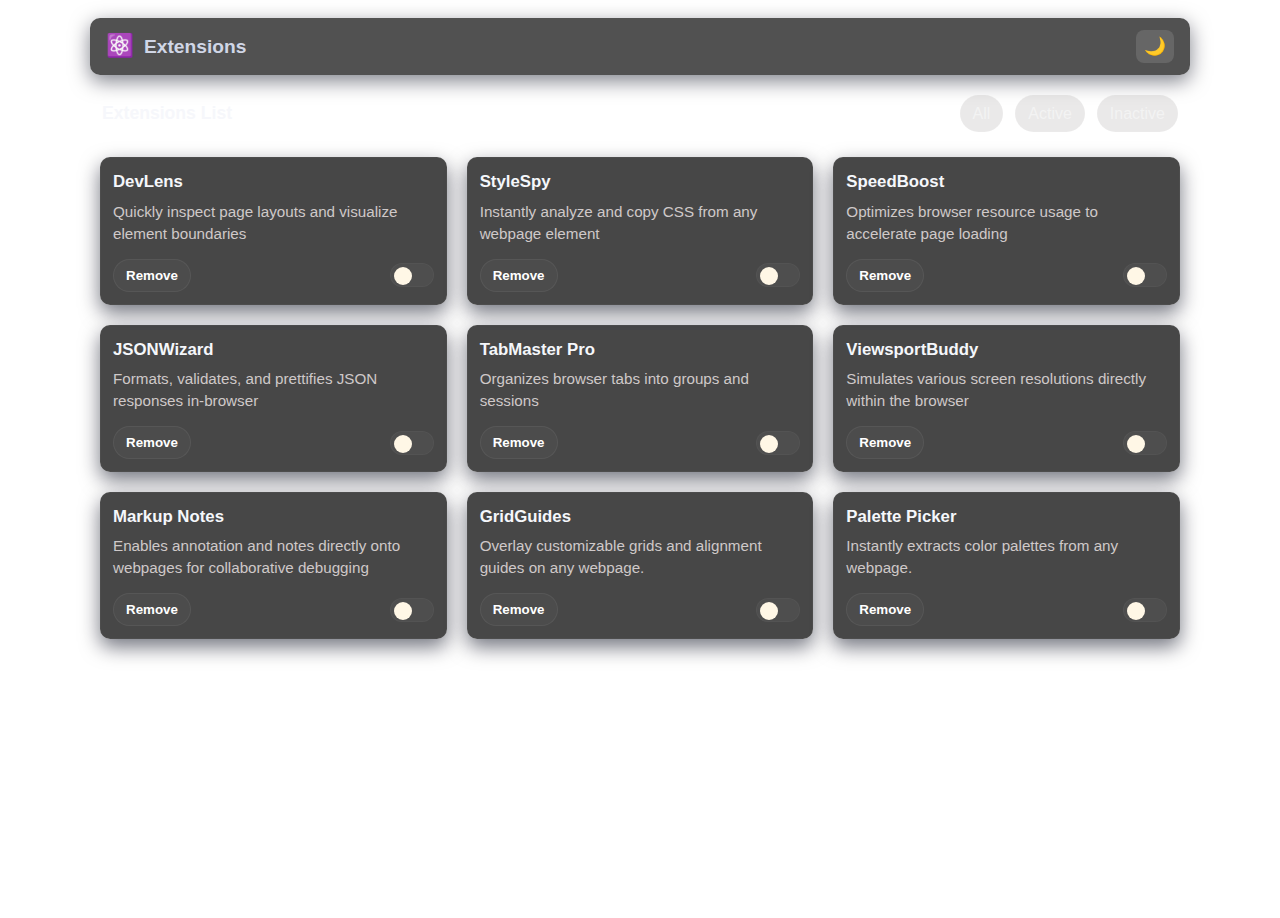
<file: browser-extension-ui/index.html>
<!DOCTYPE html>
    <html lang="en">
    <head>
        <meta charset="UTF-8">
        <meta name="viewport" content="width=device-width, initial-scale=1.0">
        <title>Extensions Manager</title>
        <link rel="stylesheet" href="./style.css">
    </head>
    <body>
        <section class="header">
            <div class="title">
                <p>⚛️</p>
                <h2>Extensions</h2>
            </div>
            <button class="dark-mode-toggle">🌙</button>
        </section>

        <section class="extension-list">
            <span>Extensions List</span>
            <div class="select-options">
                <div>All</div>
                <div>Active</div>
                <div>Inactive</div>
            </div>
        </section>

        <section class="extension-container">
            <div class="extension" id="e1">
                <div class="description">
                    <h4>DevLens</h4>
                    <p>Quickly inspect page layouts and visualize element boundaries</p>
                </div>

                <div class="controls">
                    <button class="removeBtn">Remove</button>
                    <div class="toggle">
                        <div class="toggle-slider"></div>
                    </div>
                </div>
            </div>

            <div class="extension" id="e2">
                <div class="description">
                    <h4>StyleSpy</h4>
                    <p>Instantly analyze and copy CSS from any webpage element</p>
                </div>

                <div class="controls">
                    <button>Remove</button>
                    <div class="toggle">
                        <div class="toggle-slider"></div>
                    </div>
                </div>
            </div>

            <div class="extension" id="e3">
                <div class="description">
                    <h4>SpeedBoost</h4>
                    <p>Optimizes browser resource usage to accelerate page loading</p>
                </div>

                <div class="controls">
                    <button>Remove</button>
                    <div class="toggle">
                        <div class="toggle-slider"></div>
                    </div>
                </div>
            </div>

            <div class="extension" id="e4">
                <div class="description">
                    <h4>JSONWizard</h4>
                    <p>Formats, validates, and prettifies JSON responses in-browser</p>
                </div>

                <div class="controls">
                    <button>Remove</button>
                    <div class="toggle">
                        <div class="toggle-slider"></div>
                    </div>
                </div>
            </div>

            <div class="extension" id="e5">
                <div class="description">
                    <h4>TabMaster Pro</h4>
                    <p>Organizes browser tabs into groups and sessions</p>
                </div>

                <div class="controls">
                    <button>Remove</button>
                    <div class="toggle">
                        <div class="toggle-slider"></div>
                    </div>
                </div>
            </div>

            <div class="extension" id="e6">
                <div class="description">
                    <h4>ViewsportBuddy</h4>
                    <p>Simulates various screen resolutions directly within the browser</p>
                </div>

                <div class="controls">
                    <button>Remove</button>
                    <div class="toggle">
                        <div class="toggle-slider"></div>
                    </div>
                </div>
            </div>

            <div class="extension" id="e7">
                <div class="description">
                    <h4>Markup Notes</h4>
                    <p>Enables annotation and notes directly onto webpages for collaborative debugging</p>
                </div>

                <div class="controls">
                    <button>Remove</button>
                    <div class="toggle">
                        <div class="toggle-slider"></div>
                    </div>
                </div>
            </div>

            <div class="extension" id="e8">
                <div class="description">
                    <h4>GridGuides</h4>
                    <p>Overlay customizable grids and alignment guides on any webpage.</p>
                </div>

                <div class="controls">
                    <button>Remove</button>
                    <div class="toggle">
                        <div class="toggle-slider"></div>
                    </div>
                </div>
            </div>

            <div class="extension" id="e9">
                <div class="description">
                    <h4>Palette Picker</h4>
                    <p>Instantly extracts color palettes from any webpage.</p>
                </div>

                <div class="controls">
                    <button>Remove</button>
                    <div class="toggle">
                        <div class="toggle-slider"></div>
                    </div>
                </div>
            </div>
        </section>

        <script src="./index.js"></script>
    </body>
</html>
</file>
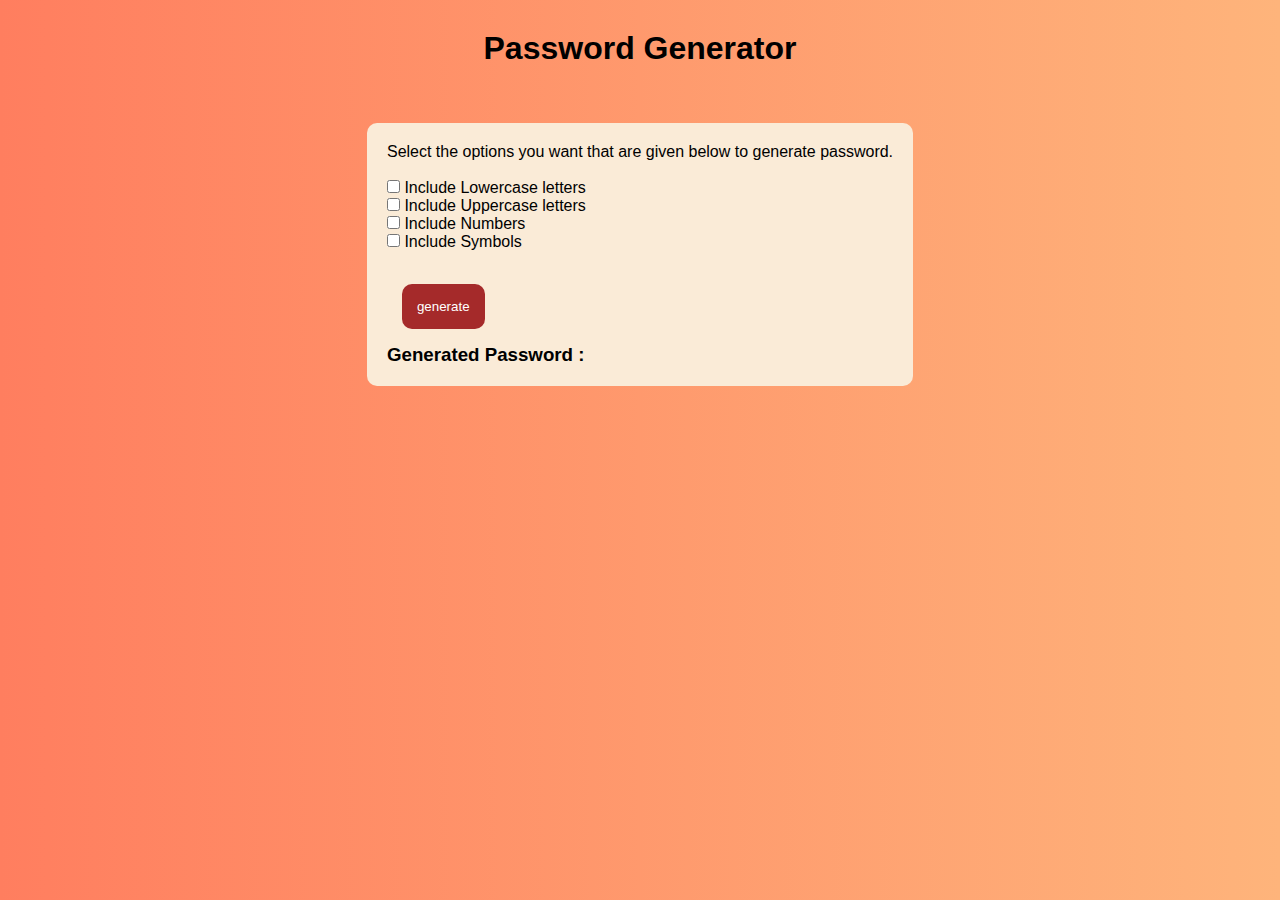
<file: password-generator/index.html>
<!DOCTYPE html>
<html lang="en">
    <head>
        <meta charset="UTF-8">
        <meta name="viewport" content="width=device-width, initial-scale=1.0">
        <title>Password Generator</title>
        <link rel="stylesheet" href="style.css">
    </head>
    <body>
        <h1>Password Generator</h1>
        <br><br>
        <div class="container">
            <p>Select the options you want that are given below to generate password.</p>
            <br>
            <input type="checkbox" id="lowercaseCheckbox">
            <label for="lowercaseCheckbox">Include Lowercase letters</label>
            <br>
            <input type="checkbox" id="uppercaseCheckbox">
            <label for="uppercaseCheckbox">Include Uppercase letters</label>
            <br>
            <input type="checkbox" id="numbersCheckbox">
            <label for="numbersCheckbox">Include Numbers</label>
            <br>
            <input type="checkbox" id="symbolsCheckbox">
            <label for="symbolsCheckbox">Include Symbols</label>
            <br><br>
            
            <button id="getPassword" onclick="generatePassword(6)">generate</button>

            <h3>Generated Password : </h3>
            <div id="output"></div>
        </div>
        <script src="index.js"></script>
    </body>
</html>
</file>
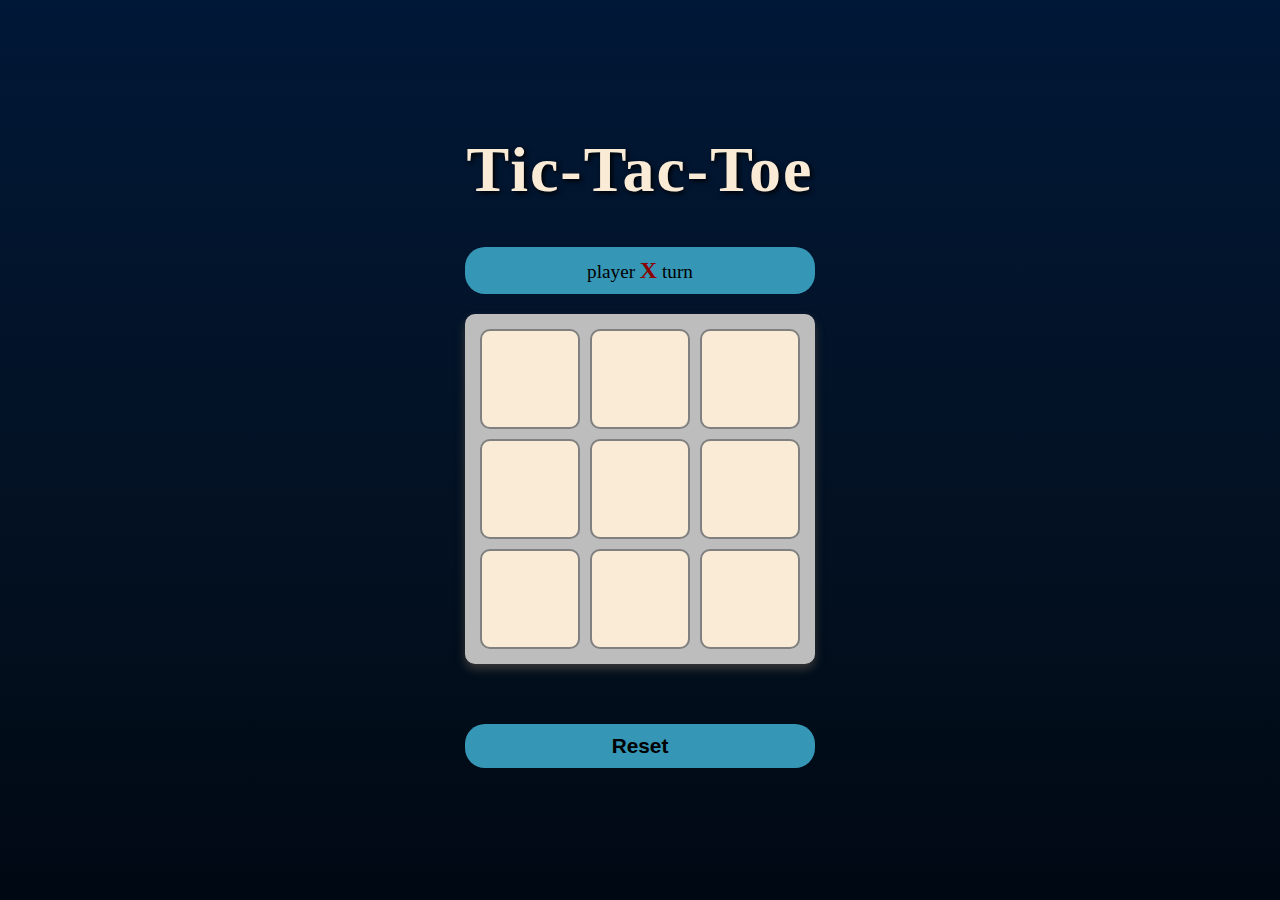
<file: tic-tac-toe/index.html>
<!DOCTYPE html>
    <html lang="en">
    <head>
        <meta charset="UTF-8">
        <meta name="viewport" content="width=device-width, initial-scale=1.0">
        <title>Tic-Tac-Toe</title>
        <link rel="stylesheet" href="style.css">
    </head>
    <body>
        <main class="container">
            <section class="title">
                <h1>Tic-Tac-Toe</h1>
            </section>
            <section class="message">
                player <span class="player-display">X</span> turn
            </section>

            <section class="matrix">
                <div class="box" id="b0"></div>
                <div class="box" id="b1"></div>
                <div class="box" id="b2"></div>
                <div class="box" id="b3"></div>
                <div class="box" id="b4"></div>
                <div class="box" id="b5"></div>
                <div class="box" id="b6"></div>
                <div class="box" id="b7"></div>
                <div class="box" id="b8"></div>
            </section>
            <section class="result"></section>
            <section class="reset-btn" onClick="resetGame()">
                Reset
            </section>
        </main>
        <script src="index.js"></script>
    </body>
</html>
</file>
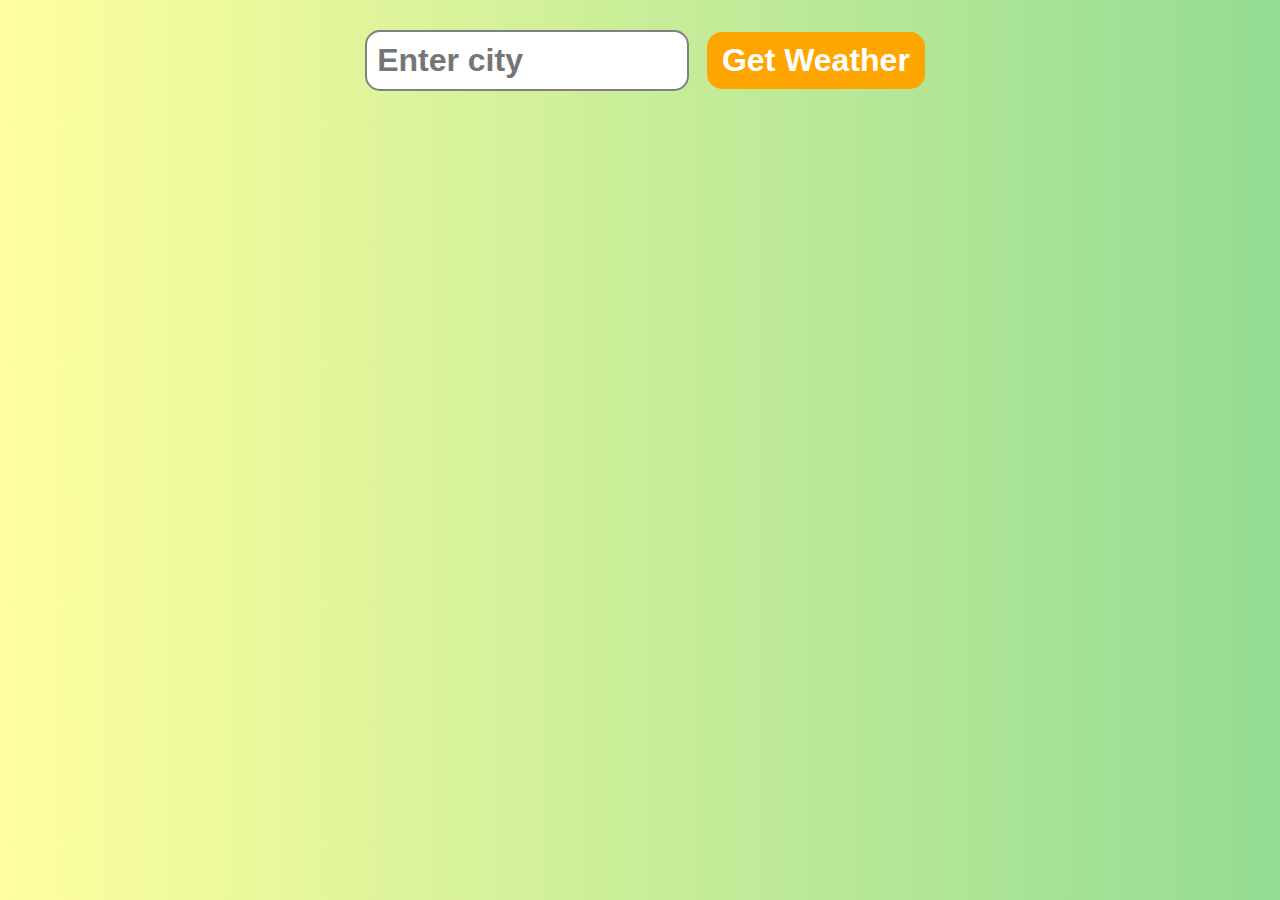
<file: weather-app/index.html>
<!DOCTYPE html>
    <html lang="en">
    <head>
        <meta charset="UTF-8">
        <meta name="viewport" content="width=device-width, initial-scale=1.0">
        <title>Weather Forecast</title>
        <link rel="stylesheet" href="style.css">
    </head>
    <body>
        <form class="weatherForm">
            <input type="text" class="cityInput" placeholder="Enter city">
            <button type="submit">Get Weather</button>
        </form>    

        <div class="card" style="display:none">
            <!-- <h1 class="cityDisplay">Gurugram</h1>
            <p class="tempDisplay">31°C</p>
            <p class="humidityDisplay">Humidity: 64%</p>
            <p class="descDisplay">description: cloudy</p>
            <p class="weatherEmoji">☀️</p> -->
        </div>
        <script src="index.js"></script>
    </body>
</html>
</file>
<file: browser-extension-ui/style.css>
*{
  margin:0;
  padding:0;
  box-sizing:border-box;
}

body{
<<<<<<< HEAD
  font-family: -apple-system, BlinkMacSystemFont, "Segoe UI", Roboto, "Helvetica Neue", Arial, sans-serif;
  line-height:1.45;
  min-height:100vh;
=======
  font-family: "Segoe UI", Roboto, "Helvetica Neue", Arial, sans-serif;
  line-height: 1.45;
  min-height: 100vh;
>>>>>>> d20ef7b65bf720ac0f8bb97f50fff0612548249a
  background-image: linear-gradient(to top, #04357d, #092963, #091d4b, #081234, #02001f);
  background-repeat: no-repeat;
  background-size: cover;
  background-attachment: fixed;
  color: #f6f7fb;
}

/* header */
.header{
  background-color: rgba(51,51,51,0.85);
  display: flex;
  justify-content: space-between;
  align-items: center;
  padding: 12px 16px;
  margin: 18px auto;
  max-width: 1100px;
  border-radius: 10px;
  box-shadow: 0 6px 20px rgba(2,6,23,0.5);
}

.dark-mode-toggle{
    font-size: 1.1rem;
    background: #666;
    border: none;
    padding: 6px 8px;
    border-radius: 8px;
    cursor: pointer;
    transition: transform .14s ease, opacity .14s ease;
}
.dark-mode-toggle:hover{ 
    transform: translateY(-5px); 
}

.title{
    display: flex;
    align-items: center;
    justify-content: center;
    gap: 10px;
}

.title p{ 
    font-size: 1.4rem; 
}

.title h2{ 
    font-family: verdana, sans-serif; 
    font-size: 1.2rem; 
    color: #d0d6e6; 
}

/* main section */
.extension-list{
    display: flex;
    justify-content: space-between;
    align-items: center;
    font-size: 1.1rem;
    margin: 20px auto 0;
    max-width: 1100px;
    padding: 0 12px;
    font-family: verdana, sans-serif;
    font-weight: 700;
}

.select-options{ 
    display: flex; 
    gap: 12px; 
    font-weight: normal; 
    font-size: 1rem; 
}

.select-options div{
    background-color: rgba(124,120,120,0.16);
    color: #f3f3f3;
    padding: 6px 12px;
    border-radius: 999px;
    cursor: pointer;
    transition: transform .14s ease, background .14s ease;
    border: 1px solid rgba(255,255,255,0.03);
}

.select-options div:hover{ 
    background-color: rgba(215,70,70,0.95); 
    transform:translateY(-5px); 
}

/* extensions section*/
.extension-container{
    display: grid;
    grid-template-rows: 1fr 1fr 1fr;
    grid-template-columns: 1fr 1fr 1fr;
    gap: 20px;
    margin: 20px auto 50px;
    max-width: 1100px;
    padding: 5px 10px;
}

.extension{
    background: rgba(51,51,51,0.9);
    padding: 12px;
    border-radius: 10px;
    display: flex;
    flex-direction: column;
    justify-content: space-between;
    min-height: 110px;
    border: 1px solid rgba(255,255,255,0.03);
    box-shadow: 0 8px 20px rgba(2,6,23,0.55);
    transition: transform .16s ease, box-shadow .16s ease;
}
.extension:hover{ 
    transform: translateY(-5px); 
    box-shadow: 0 18px 40px rgba(2,6,23,0.65); 
}

.controls{ 
    display: flex; 
    justify-content: space-between; 
    align-items: center; 
    margin-top: 14px; 
}

.controls button{
    font-weight: 600;
    background-color: rgba(255,255,255,0.03);
    color: #fff;
    border: 1px solid rgba(255,255,255,0.06);
    padding: 8px 12px;
    border-radius: 50px;
    cursor: pointer;
    transition: background .12s ease, transform .12s ease;
}

.controls button:hover{ 
    background-color: #ffffff; 
    color: #222; 
    transform: translateY(-2px); 
}

.toggle{
    position: relative;
    background-color: rgba(112,112,112,0.18);
    width: 44px;
    height: 24px;
    border-radius: 50px;
    padding: 5px;
    position: relative;
    display: inline-flex;
    align-items: center;
    justify-content: flex-start;
    cursor: pointer;
    border: 1px solid rgba(255,255,255,0.03);
}

.toggle-slider{
    background-color: #fff7e6;
    position: absolute;
    left: 3px; 
    top: 3px;
    width: 18px;
    height: 18px;
    border-radius: 50%;
<<<<<<< HEAD
    transition: left .18s cubic-bezier(.2,.9,.2,1), transform .18s ease;
=======
    transition: left 0.18s cubic-bezier(0.2,0.9,0.2,1), transform .18s ease;
>>>>>>> d20ef7b65bf720ac0f8bb97f50fff0612548249a
    box-shadow: 0 4px 10px rgba(2,6,23,0.45);
}

.toggle.on .toggle-slider{
  left: 23px;
  background-color: greenyellow;
}

.description h4{ 
    font-family: verdana, sans-serif; 
    margin-bottom:6px; font-weight:700; 
    font-size: 1.05rem; 
    color: #f5f7fb; 
}
.description p{ 
    font-family: verdana, sans-serif; 
    font-size: 0.95rem; 
    font-weight: 400; 
    color: #cfc9c9; 
}

@media (max-width:640px){
    .header{ 
<<<<<<< HEAD
      margin:12px; 
      padding:12px; 
    }
    .extension-list{ 
      margin:12px; 
      font-size:1rem; 
    }
    .extension-container{ 
      margin:16px; 
      gap:14px; 
    }
    .extension{ 
      padding:12px; 
      min-height:90px; 
=======
       margin: 12px; 
       padding: 12px; 
    }
    .extension-list{ 
       margin: 12px; 
       font-size: 1rem; 
    }
    .extension-container{ 
       margin: 16px; 
       gap: 14px; 
    }
    .extension{ 
       padding: 12px; 
       min-height: 90px; 
>>>>>>> d20ef7b65bf720ac0f8bb97f50fff0612548249a
    }
}


/* dark mode */
body.dark-mode {
  background-image: linear-gradient(to top, #a9bde6, #84b7ff);
  color: #17202a;
}

body.dark-mode .header {
  background-color: rgba(255,255,255,0.96);
  color: #131c27;
  box-shadow: 0 6px 18px rgba(15,21,32,0.06);
}

body.dark-mode .extension {
  background: #ffffff;
  color: #0f1720;
  border: 2px solid rgba(15,21,32,0.06);
  box-shadow: 0 6px 18px rgba(15,21,32,0.06);
}

body.dark-mode .select-options div {
  background-color: rgba(11, 34, 65, 0.04);
  color: #0f1720;
  border: 1px solid rgba(15,21,32,0.04);
}

body.dark-mode .select-options div:hover {
  background-color: rgba(0,100,255,0.08);
}

body.dark-mode .controls button {
  background-color: rgba(15,21,32,0.04);
  color: #071021;
  border: 1px solid rgba(15,21,32,0.06);
}
body.dark-mode .controls button:hover {
  background-color: #0b1220;
  color: #fff;
  opacity: 0.95;
}
</file>
<file: password-generator/style.css>
* {
    margin: 0px;
    padding: 0px;
    box-sizing: border-box;
}

body {
    background-image: linear-gradient(to right, #ff7e5f, #feb47b);
    font-family: Verdana, Geneva, Tahoma, sans-serif;
    font-size: 16px;
    margin: 15px;
    padding: 15px;
    display: flex;
    flex-direction: column;
    justify-content: center;
    align-items: center;
}

.container {
    background-color:antiquewhite;
    margin: 20px;
    padding: 20px;
    border-radius: 10px;
}

#getPassword {
    margin: 15px;
    padding: 15px;
    border-radius: 10px;
    border: none;
    background-color: brown;
    color: white;
    cursor: pointer;
}

#getPassword:hover {
    background-color:chocolate;
    transition: background-color 0.25s ease;
}
</file>
<file: tic-tac-toe/style.css>
* {
    margin: 0;
    padding: 0;
    box-sizing: border-box;
}

body{
    background-image: linear-gradient(to top, #000813, #020e1c, #031225, #02152e, #001837);
    background-repeat: no-repeat;
    background-size: cover;
    background-attachment: fixed;

    display: flex;
    justify-content: center;
    align-items: center;
    height: 100vh;

    font-family:Cambria, Cochin, Georgia, Times, 'Times New Roman', serif;
}

.container{
    display: flex;
    flex-direction: column;
    text-align: center;
    gap: 20px;
}

.title{
    font-size: 2rem;
    font-weight: bold;
    color: antiquewhite;
    letter-spacing: 2px;
    text-shadow: 2px 2px 5px black;
    margin-bottom: 20px;
}

.message{
    font-size: 1.2rem;
    padding: 10px 15px;
    border-radius: 20px;
    background-color: #3596b5;
    display: inline-block;
}

.player-display{
    font-weight: bold;
    font-size: 1.5rem;
    color: darkred;
}

.matrix{
    max-width: fit-content;
    max-height: fit-content;
    display: grid;
    grid-template-columns: 1fr 1fr 1fr;
    grid-template-rows: 1fr 1fr 1fr;
    gap: 10px;
    margin: 0 auto;
    padding: 15px;
    background: hsl(0, 0%, 74%);
    border-radius: 10px;
    box-shadow: 0 5px 10px rgb(56, 56, 56);
}

.box{
    width: 100px;
    height: 100px;
    background-color: antiquewhite;
    border-radius: 10px;
    border: 2px solid grey;
    display: flex;
    justify-content: center;
    align-items: center;
    font-size: 2rem;
    font-weight: bold;
    cursor: pointer;
    transition: transform 0.2s, background-color 0.2s;
}

.box:hover{
    background: rgb(250, 213, 164);
    transform: scale(1.05);
}

.result{
    font-size: 2rem;
    font-weight: bold;
    color: antiquewhite;
    text-align: center;
}

.reset-btn {
    font-family: 'Roboto', sans-serif;
    margin-top: 20px;
    padding: 10px 20px;
    color: black;
    font-weight: bold;
    border-radius: 20px;
    font-size: 1.3rem;
    background: linear-gradient(to right, #3596b5, #3596b5);
    cursor: pointer;
    transition: background-position 1s ease-in-out; 
}

.reset-btn:hover {
    background: linear-gradient(to right, #001330, #003556, #005977, #00808e, #00a79c);
    background-size: 200% 200%;
    background-position: right center;
    color: white;
}
</file>
<file: weather-app/style.css>
body {
    font-family: monospace;
    background: linear-gradient(to right, hsl(60, 100%, 81%), hsl(120, 51%, 72%));
    margin: 0;
    display: flex;
    flex-direction: column;
    align-items: center;
}

.weatherForm{
    margin: 20px;
}

.cityInput{
    padding: 10px;
    font-size: 2rem;
    font-weight: bold;
    border: 2px solid grey;
    border-radius: 15px;
    margin: 10px;
    width: 300px;
}

button[type="submit"]{
    padding: 10px 15px;
    font-weight: bold;
    font-size: 2rem;
    background-color: orange;
    color: white;
    border: none;
    border-radius: 15px;
    cursor: pointer;
    transition: background-color 0.3s ease;
}

button[type="submit"]:hover{
    background-color: orangered;
    transform: scale(1.05);
}

.card{
    border: none;
    min-width: 200px;
    border-radius: 15px;
    box-shadow: 3px 3px 5px grey;
    padding: 30px;
    margin-top: 50px;
    display: flex;
    flex-direction: column;
    align-items: center;
    background: linear-gradient(120deg, hsl(240, 96%, 72%) ,hsl(39, 97%, 65%));
    font-weight: bold;
}

h1{
    font-size: 2.5rem;
    font-weight: bold;
    margin: 0px;
}

p{
    font-size: 1.25rem;
    font-weight: bold;
    margin: 10px;

}

.cityDisplay{
    color: hsl(0, 2%, 22%);
}

.tempDisplay{
    color: hsl(0, 2%, 22%);
    font-size: 1.5rem;
    margin-bottom: 30px;
}

.humidityDisplay{
    color: hsl(0, 2%, 22%);
    font-size: 1.5rem;
}

.descDisplay{
    color: hsl(0, 2%, 22%);
    font-size: 1.5rem;  
}

.weatherEmoji{
    font-size: 5rem;
}

.errorDisplay{
    font-size: 1.5rem;
    color: hsl(0, 0%, 0%);
    font-family: verdana;
}
</file>
